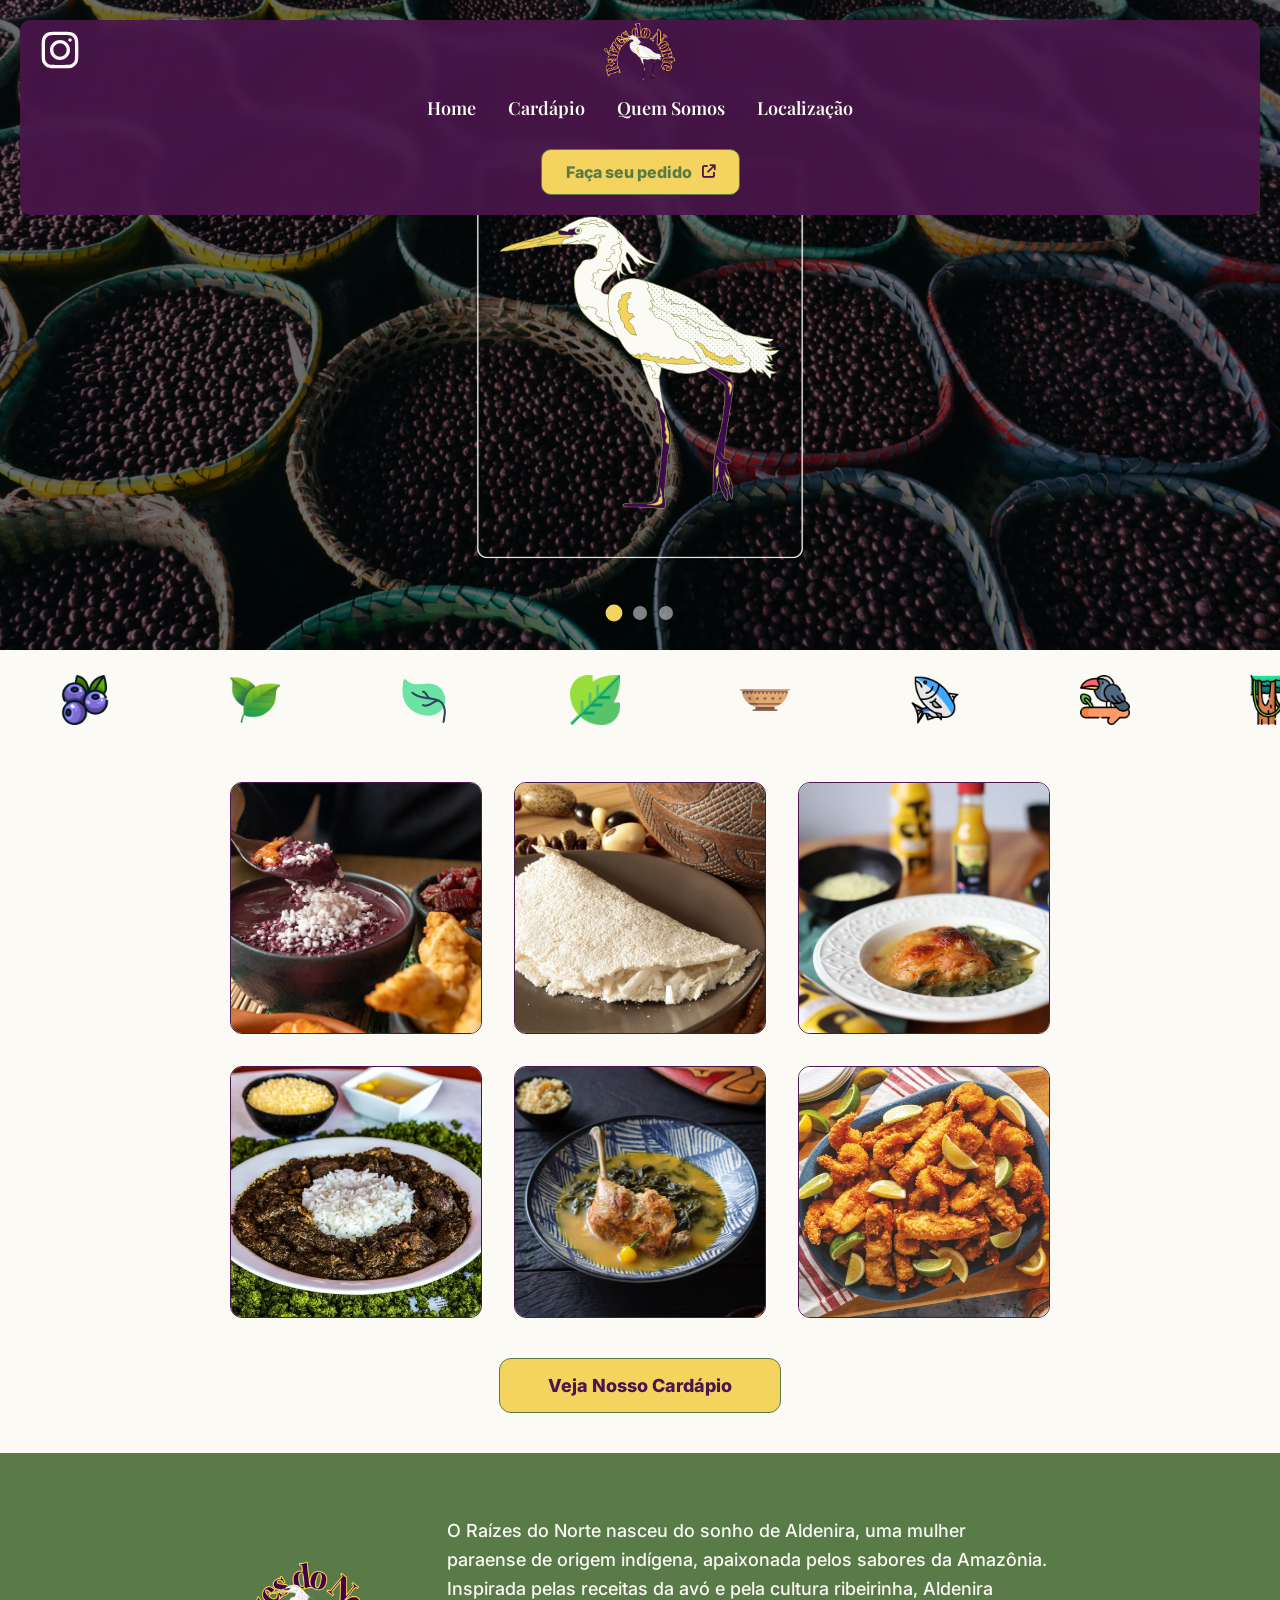
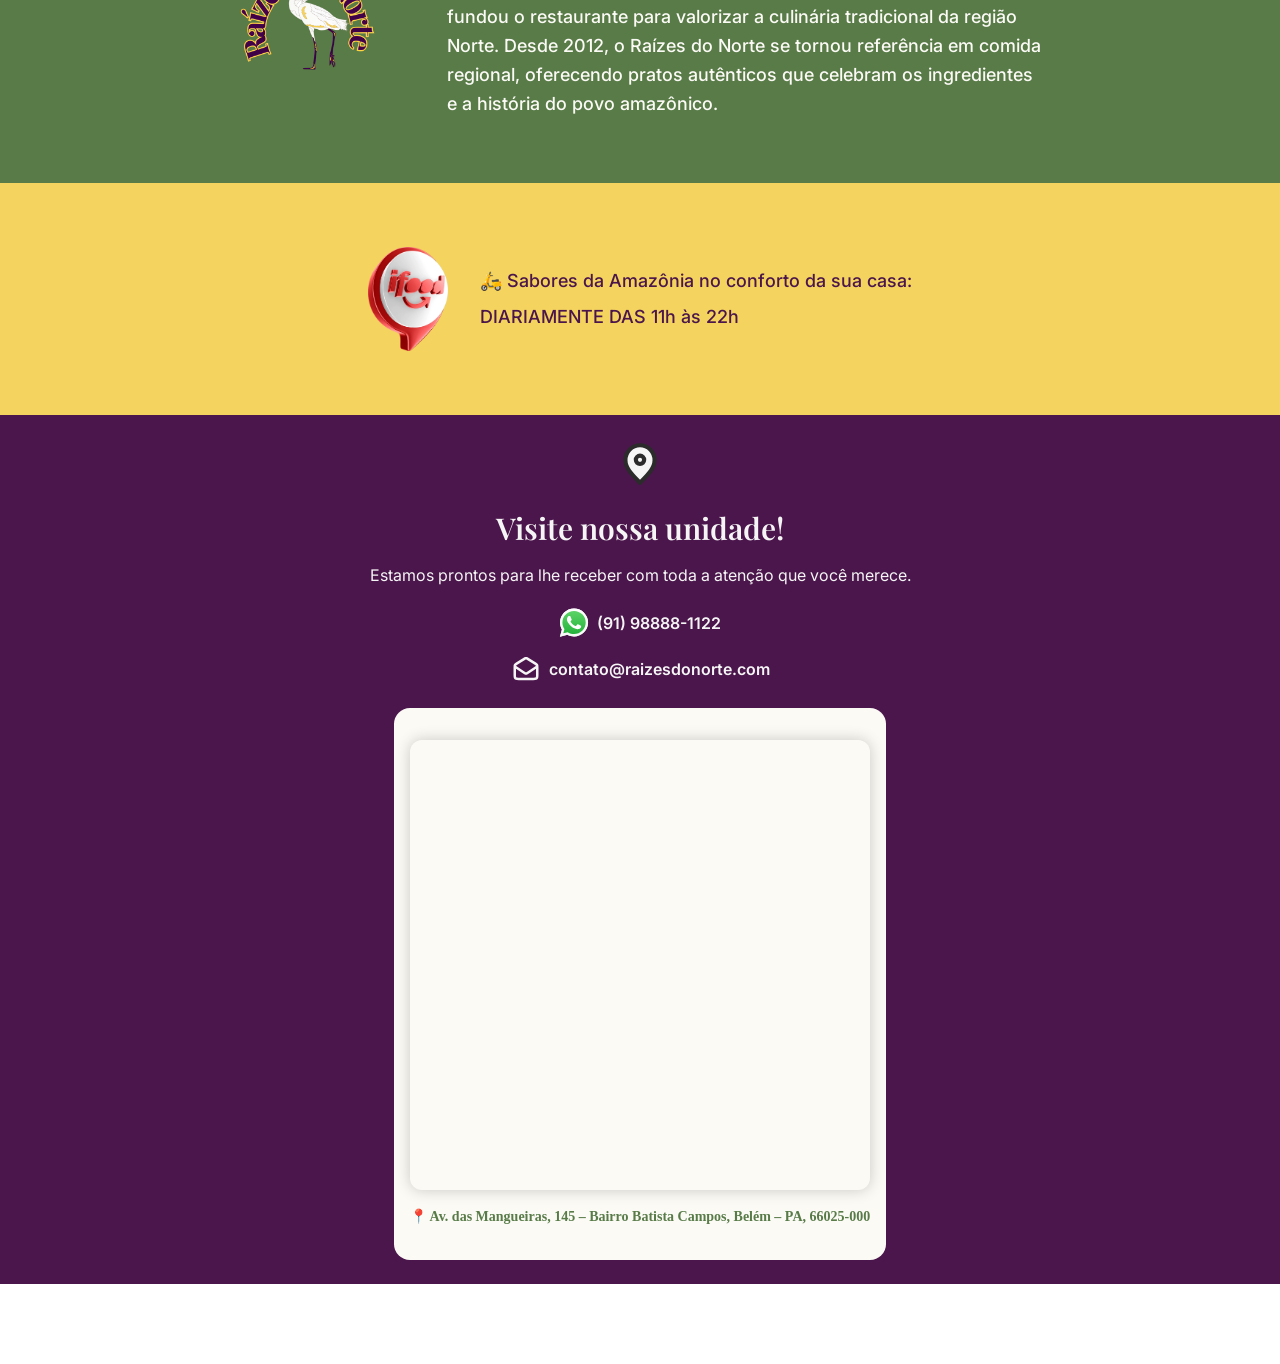
<file: index.html>
<!DOCTYPE html>
<html lang="en">
  <head>
    <meta charset="UTF-8" />
    <meta name="viewport" content="width=device-width, initial-scale=1.0" />
    <title>Raízes do Norte</title>

    <link rel="stylesheet" href="./src/style.css" />
    <link rel="stylesheet" href="./src/reset.css" />
    <link rel="preconnect" href="https://fonts.googleapis.com" />
    <link rel="preconnect" href="https://fonts.gstatic.com" crossorigin />
    <link
      href="https://fonts.googleapis.com/css2?family=Inter:ital,opsz,wght@0,14..32,100..900;1,14..32,100..900&family=Playfair+Display:ital,wght@0,400..900;1,400..900&display=swap"
      rel="stylesheet"
    />

    <link
      rel="stylesheet"
      href="https://cdnjs.cloudflare.com/ajax/libs/font-awesome/6.7.2/css/all.min.css"
      integrity="sha512-Evv84Mr4kqVGRNSgIGL/F/aIDqQb7xQ2vcrdIwxfjThSH8CSR7PBEakCr51Ck+w+/U6swU2Im1vVX0SVk9ABhg=="
      crossorigin="anonymous"
      referrerpolicy="no-referrer"
    />
  </head>
  <body>
    <header>
      <div class="nav">
        <nav class="navgeral">
          <div class="navbloco">
            <div>
              <a href="">
                <svg
                  width="40px"
                  height="40px"
                  viewBox="0 0 24 24"
                  fill="#FBFAF5"
                  xmlns="http://www.w3.org/2000/svg"
                >
                  <path
                    fill-rule="evenodd"
                    clip-rule="evenodd"
                    d="M12 18C15.3137 18 18 15.3137 18 12C18 8.68629 15.3137 6 12 6C8.68629 6 6 8.68629 6 12C6 15.3137 8.68629 18 12 18ZM12 16C14.2091 16 16 14.2091 16 12C16 9.79086 14.2091 8 12 8C9.79086 8 8 9.79086 8 12C8 14.2091 9.79086 16 12 16Z"
                    fill="#FBFAF5"
                  />
                  <path
                    d="M18 5C17.4477 5 17 5.44772 17 6C17 6.55228 17.4477 7 18 7C18.5523 7 19 6.55228 19 6C19 5.44772 18.5523 5 18 5Z"
                    fill="#FBFAF5"
                  />
                  <path
                    fill-rule="evenodd"
                    clip-rule="evenodd"
                    d="M1.65396 4.27606C1 5.55953 1 7.23969 1 10.6V13.4C1 16.7603 1 18.4405 1.65396 19.7239C2.2292 20.8529 3.14708 21.7708 4.27606 22.346C5.55953 23 7.23969 23 10.6 23H13.4C16.7603 23 18.4405 23 19.7239 22.346C20.8529 21.7708 21.7708 20.8529 22.346 19.7239C23 18.4405 23 16.7603 23 13.4V10.6C23 7.23969 23 5.55953 22.346 4.27606C21.7708 3.14708 20.8529 2.2292 19.7239 1.65396C18.4405 1 16.7603 1 13.4 1H10.6C7.23969 1 5.55953 1 4.27606 1.65396C3.14708 2.2292 2.2292 3.14708 1.65396 4.27606ZM13.4 3H10.6C8.88684 3 7.72225 3.00156 6.82208 3.0751C5.94524 3.14674 5.49684 3.27659 5.18404 3.43597C4.43139 3.81947 3.81947 4.43139 3.43597 5.18404C3.27659 5.49684 3.14674 5.94524 3.0751 6.82208C3.00156 7.72225 3 8.88684 3 10.6V13.4C3 15.1132 3.00156 16.2777 3.0751 17.1779C3.14674 18.0548 3.27659 18.5032 3.43597 18.816C3.81947 19.5686 4.43139 20.1805 5.18404 20.564C5.49684 20.7234 5.94524 20.8533 6.82208 20.9249C7.72225 20.9984 8.88684 21 10.6 21H13.4C15.1132 21 16.2777 20.9984 17.1779 20.9249C18.0548 20.8533 18.5032 20.7234 18.816 20.564C19.5686 20.1805 20.1805 19.5686 20.564 18.816C20.7234 18.5032 20.8533 18.0548 20.9249 17.1779C20.9984 16.2777 21 15.1132 21 13.4V10.6C21 8.88684 20.9984 7.72225 20.9249 6.82208C20.8533 5.94524 20.7234 5.49684 20.564 5.18404C20.1805 4.43139 19.5686 3.81947 18.816 3.43597C18.5032 3.27659 18.0548 3.14674 17.1779 3.0751C16.2777 3.00156 15.1132 3 13.4 3Z"
                    fill="#FBFAF5"
                  />
                </svg>
              </a>
            </div>

            <img
              src="./src/media/img/raízes do norte (1)-sembg.png"
              alt=""
              class="logo-nav"
            />

            <div class="toggle-button">
              <i class="fa-solid fa-bars-staggered fa-2x"></i>
            </div>
          </div>

          <div class="dropdown-menu">
            <div class="menu-itens">
              <ul class="">
                <li class="">
                  <a href="">Home</a>
                </li>
                <li class="">
                  <a href="#cardapio">Cardápio</a>
                </li>
                <li class="">
                  <a href="#quem-somos">Quem Somos</a>
                </li>
                <li class="">
                  <a href="#local">Localização</a>
                </li>
              </ul>
            </div>

            <div class="btn-menuburger">
              <button id="" class="">
                <a href="">Faça seu pedido</a
                ><i class="fa-solid fa-arrow-up-right-from-square"></i>
              </button>
            </div>
          </div>
        </nav>
      </div>

      <div class="slider-header">
        <div class="slides">
          <!-- Mobile (mostra por padrão) -->
          <img
            src="./src/media/img/prato (1).png"
            class="img-slider mobile-only"
            alt="Prato 1"
          />
          <img
            src="./src/media/img/prato (2).png"
            class="img-slider mobile-only"
            alt="Prato 2"
          />
          <img
            src="./src/media/img/prato (3).png"
            class="img-slider mobile-only"
            alt="Prato 3"
          />

          <!-- Desktop (oculta por padrão) -->
          <img
            src="./src/media/img/prato(desktop) (1).png"
            class="img-slider desktop-only"
            alt="Prato 1 Desktop"
          />
          <img
            src="./src/media/img/prato(desktop) (2).png"
            class="img-slider desktop-only"
            alt="Prato 2 Desktop"
          />
          <img
            src="./src/media/img/prato(desktop) (3).png"
            class="img-slider desktop-only"
            alt="Prato 3 Desktop"
          />
        </div>

        <div class="dots">
          <span class="dot" data-index="0"></span>
          <span class="dot" data-index="1"></span>
          <span class="dot" data-index="2"></span>
        </div>
      </div>

      <div class="scroll">
        <div class="m-scroll">
          <img src="./src/media/img/blueberry.png" alt="" />
          <img src="./src/media/img/folha.png" alt="" />
          <img src="./src/media/img/icons8-folha-96.png" alt="" />
          <img src="./src/media/img/leaf_2607628.png" alt="" />
          <img src="./src/media/img/tigela.png" alt="" />
          <img src="./src/media/img/fish_2271030.png" alt="" />
          <img src="./src/media/img/toucan_9393141.png" alt="" />
          <img src="./src/media/img/rainforest_3722743.png" alt="" />
        </div>
      </div>
    </header>

    <main>
      <section id="cardapio" class="cardapio-main">
        <div class="galeria-cardapio">
          <div class="pratocardapio">
            <img src="./src/media/img/acai com charque.jpg" alt="" />
            <div class="overlay">
              <span>Açaí com Proteína</span>
            </div>
          </div>
          <div class="pratocardapio">
            <img src="./src/media/img/Beiju-de-tapioca.jpg" alt="" />
            <div class="overlay">
              <span>Variedade de Tapiocas</span>
            </div>
          </div>
          <div class="pratocardapio">
            <img src="./src/media/img/frango no tucupi.png" alt="" />
            <div class="overlay">
              <span>Frango no Tucupi</span>
            </div>
          </div>
          <div class="pratocardapio">
            <img src="./src/media/img/manicoba.png" alt="" />
            <div class="overlay">
              <span>Maniçoba</span>
            </div>
          </div>
          <div class="pratocardapio">
            <img src="./src/media/img/pato no tucupi.jpg" alt="" />
            <div class="overlay">
              <span>Pato no Tucupi</span>
            </div>
          </div>
          <div class="pratocardapio">
            <img src="./src/media/img/peixe frito.jpg" alt="" />
            <div class="overlay">
              <span>Peixe Frito da Sua Escolha</span>
            </div>
          </div>
        </div>

        <div class="btn-cardapio-main">
          <a href=""><button>Veja Nosso Cardápio</button></a>
        </div>
      </section>

      <section id="quem-somos" class="quem-somos">
        <div class="quem-somos-content">
          <div class="quem-somos-logo">
            <img src="./src/media/img/raízes do norte (1)-sembg.png" alt="" />
          </div>

          <div class="quem-somos-texto">
            <h3>
              O Raízes do Norte nasceu do sonho de Aldenira, uma mulher paraense
              de origem indígena, apaixonada pelos sabores da Amazônia.
              Inspirada pelas receitas da avó e pela cultura ribeirinha,
              Aldenira fundou o restaurante para valorizar a culinária
              tradicional da região Norte. Desde 2012, o Raízes do Norte se
              tornou referência em comida regional, oferecendo pratos autênticos
              que celebram os ingredientes e a história do povo amazônico.
            </h3>
          </div>
        </div>
      </section>

      <section id="ifood" class="ifood">
        <div class="ifood-content">
          <img src="./src/media/img/ifood-logo-3d.png" alt="" />

          <p>
            🛵 Sabores da Amazônia no conforto da sua casa: <br />
            <br />
            DIARIAMENTE DAS 11h às 22h
          </p>
        </div>
      </section>

      <section id="local" class="section-local">
        <svg
          width="50px"
          height="50px"
          viewBox="0 0 24 24"
          fill="#f5f5f5"
          xmlns="http://www.w3.org/2000/svg"
        >
          <path
            d="M12 21C15.5 17.4 19 14.1764 19 10.2C19 6.22355 15.866 3 12 3C8.13401 3 5 6.22355 5 10.2C5 14.1764 8.5 17.4 12 21Z"
            stroke="#2B2B2B"
            stroke-width="2"
            stroke-linecap="round"
            stroke-linejoin="round"
          />
          <path
            d="M12 12C13.1046 12 14 11.1046 14 10C14 8.89543 13.1046 8 12 8C10.8954 8 10 8.89543 10 10C10 11.1046 10.8954 12 12 12Z"
            stroke="#2B2B2B"
            stroke-width="2"
            stroke-linecap="round"
            stroke-linejoin="round"
          />
        </svg>

        <h1 class="local-title">Visite nossa unidade!</h1>

        <p class="local-description">
          Estamos prontos para lhe receber com toda a atenção que você merece.
        </p>

        <div id="contatos-local" class="contatos-local">
          <div class="contato-item">
            <svg
              width="30"
              height="31"
              viewBox="0 0 22 21"
              fill="none"
              xmlns="http://www.w3.org/2000/svg"
            >
              <path
                d="M0.688049 20.8905L2.14571 15.5973C1.24452 14.0436 0.771766 12.2841 0.776691 10.4854C0.776691 4.84914 5.38603 0.266602 11.0443 0.266602C13.7922 0.266602 16.3726 1.33014 18.308 3.26118C20.2482 5.19222 21.3168 7.7604 21.3119 10.4903C21.3119 16.1266 16.7026 20.7091 11.0394 20.7091H11.0345C9.3158 20.7091 7.62669 20.2778 6.12471 19.4643L0.688049 20.8905ZM6.38571 17.6165L6.69596 17.8028C8.00588 18.5772 9.50785 18.984 11.0394 18.9889H11.0443C15.7472 18.9889 19.5785 15.1807 19.5785 10.4952C19.5785 8.22601 18.6921 6.09402 17.0818 4.48646C15.4714 2.87889 13.3244 1.99669 11.0443 1.99669C6.34139 1.99179 2.51012 5.79996 2.51012 10.4854C2.51012 12.0881 2.95825 13.6515 3.81512 15.0042L4.01702 15.3277L3.15523 18.4595L6.38571 17.6165Z"
                fill="white"
              />
              <path
                d="M1.04755 20.5326L2.45596 15.4207C1.58432 13.9259 1.12634 12.2252 1.12634 10.4902C1.13126 5.04997 5.5781 0.624268 11.0443 0.624268C13.6986 0.624268 16.1855 1.6535 18.0568 3.51592C19.9281 5.37835 20.9574 7.85831 20.9574 10.4951C20.9574 15.9353 16.5056 20.361 11.0443 20.361H11.0394C9.37982 20.361 7.74981 19.9445 6.302 19.1603L1.04755 20.5326Z"
                fill="url(#paint0_linear_33_25)"
              />
              <path
                d="M0.688049 20.8905L2.14571 15.5973C1.24452 14.0436 0.771766 12.2841 0.776691 10.4854C0.776691 4.84914 5.38603 0.266602 11.0443 0.266602C13.7922 0.266602 16.3726 1.33014 18.308 3.26118C20.2482 5.19222 21.3168 7.7604 21.3119 10.4903C21.3119 16.1266 16.7026 20.7091 11.0394 20.7091H11.0345C9.3158 20.7091 7.62669 20.2778 6.12471 19.4643L0.688049 20.8905ZM6.38571 17.6165L6.69596 17.8028C8.00588 18.5772 9.50785 18.984 11.0394 18.9889H11.0443C15.7472 18.9889 19.5785 15.1807 19.5785 10.4952C19.5785 8.22601 18.6921 6.09402 17.0818 4.48646C15.4714 2.87889 13.3244 1.99669 11.0443 1.99669C6.34139 1.99179 2.51012 5.79996 2.51012 10.4854C2.51012 12.0881 2.95825 13.6515 3.81512 15.0042L4.01702 15.3277L3.15523 18.4595L6.38571 17.6165Z"
                fill="url(#paint1_linear_33_25)"
              />
              <path
                fill-rule="evenodd"
                clip-rule="evenodd"
                d="M8.47855 6.21163C8.28649 5.78523 8.08459 5.77543 7.90238 5.77053C7.75465 5.76563 7.58229 5.76562 7.40993 5.76562C7.23757 5.76562 6.9618 5.82934 6.72542 6.0842C6.48905 6.33906 5.82916 6.9566 5.82916 8.21618C5.82916 9.47087 6.75005 10.6863 6.87808 10.8579C7.00612 11.0294 8.65583 13.6907 11.2609 14.7151C13.4277 15.5679 13.8709 15.3963 14.3387 15.3522C14.8066 15.3081 15.8555 14.7347 16.0722 14.1367C16.2839 13.5388 16.2839 13.0291 16.2199 12.9213C16.1559 12.8134 15.9835 12.7497 15.7274 12.6223C15.4714 12.4949 14.2107 11.8773 13.9743 11.7891C13.7379 11.7058 13.5656 11.6617 13.3981 11.9165C13.2258 12.1714 12.7333 12.7448 12.5856 12.9163C12.4379 13.0879 12.2852 13.1075 12.0291 12.9801C11.7731 12.8526 10.9457 12.5831 9.96575 11.7107C9.20245 11.0343 8.68538 10.1962 8.53764 9.94137C8.38991 9.68651 8.52287 9.54928 8.65091 9.42186C8.76417 9.30913 8.90698 9.12289 9.03502 8.97585C9.16306 8.82882 9.20738 8.721 9.2911 8.54946C9.37481 8.37792 9.33542 8.23088 9.2714 8.10346C9.20738 7.98093 8.70508 6.71644 8.47855 6.21163Z"
                fill="white"
              />
              <defs>
                <linearGradient
                  id="paint0_linear_33_25"
                  x1="11.0019"
                  y1="20.5316"
                  x2="11.0019"
                  y2="0.623571"
                  gradientUnits="userSpaceOnUse"
                >
                  <stop stop-color="#20B038" />
                  <stop offset="1" stop-color="#60D66A" />
                </linearGradient>
                <linearGradient
                  id="paint1_linear_33_25"
                  x1="11.002"
                  y1="20.8885"
                  x2="11.002"
                  y2="0.266602"
                  gradientUnits="userSpaceOnUse"
                >
                  <stop stop-color="#F9F9F9" />
                  <stop offset="1" stop-color="white" />
                </linearGradient>
              </defs>
            </svg>
            <p class="contato-text">(91) 98888-1122</p>
          </div>

          <div class="contato-item">
            <svg
              width="30px"
              height="30px"
              viewBox="0 0 24 24"
              fill="none"
              xmlns="http://www.w3.org/2000/svg"
            >
              <path
                d="M3.02832 10L10.2246 14.8166C10.8661 15.2443 11.1869 15.4581 11.5336 15.5412C11.8399 15.6146 12.1593 15.6146 12.4657 15.5412C12.8124 15.4581 13.1332 15.2443 13.7747 14.8166L20.971 10M10.2981 4.06879L4.49814 7.71127C3.95121 8.05474 3.67775 8.22648 3.4794 8.45864C3.30385 8.66412 3.17176 8.90305 3.09111 9.161C3 9.45244 3 9.77535 3 10.4212V16.8C3 17.9201 3 18.4802 3.21799 18.908C3.40973 19.2843 3.71569 19.5903 4.09202 19.782C4.51984 20 5.07989 20 6.2 20H17.8C18.9201 20 19.4802 20 19.908 19.782C20.2843 19.5903 20.5903 19.2843 20.782 18.908C21 18.4802 21 17.9201 21 16.8V10.4212C21 9.77535 21 9.45244 20.9089 9.161C20.8282 8.90305 20.6962 8.66412 20.5206 8.45864C20.3223 8.22648 20.0488 8.05474 19.5019 7.71127L13.7019 4.06879C13.0846 3.68116 12.776 3.48735 12.4449 3.4118C12.152 3.34499 11.848 3.34499 11.5551 3.4118C11.224 3.48735 10.9154 3.68116 10.2981 4.06879Z"
                stroke="#f5f5f5"
                stroke-width="2"
                stroke-linecap="round"
                stroke-linejoin="round"
              />
            </svg>
            <p class="contato-text">contato@raizesdonorte.com</p>
          </div>
        </div>

        <div class="map-container">
          <iframe
            src="https://www.google.com/maps/embed?pb=!1m18!1m12!1m3!1d3988.5371020236803!2d-48.4921669241507!3d-1.4520589985342711!2m3!1f0!2f0!3f0!3m2!1i1024!2i768!4f13.1!3m3!1m2!1s0x92a48e901b68d51f%3A0x94e171da17f57fdf!2sAv.%20Gov.%20Jos%C3%A9%20Malcher%2C%20430%20-%20Nazar%C3%A9%2C%20Bel%C3%A9m%20-%20PA%2C%2066035-065!5e0!3m2!1spt-BR!2sbr!4v1746049442212!5m2!1spt-BR!2sbr"
            width="100%"
            height="450"
            style="border: 0"
            allowfullscreen=""
            loading="lazy"
            referrerpolicy="no-referrer-when-downgrade"
            class="map-frame"
          ></iframe>

          <p class="map-address">
            📍 Av. das Mangueiras, 145 – Bairro Batista Campos, Belém – PA,
            66025-000
          </p>
        </div>
      </section>
    </main>

    <footer></footer>

    <script src="./src/script.js"></script>
  </body>
</html>
</file>
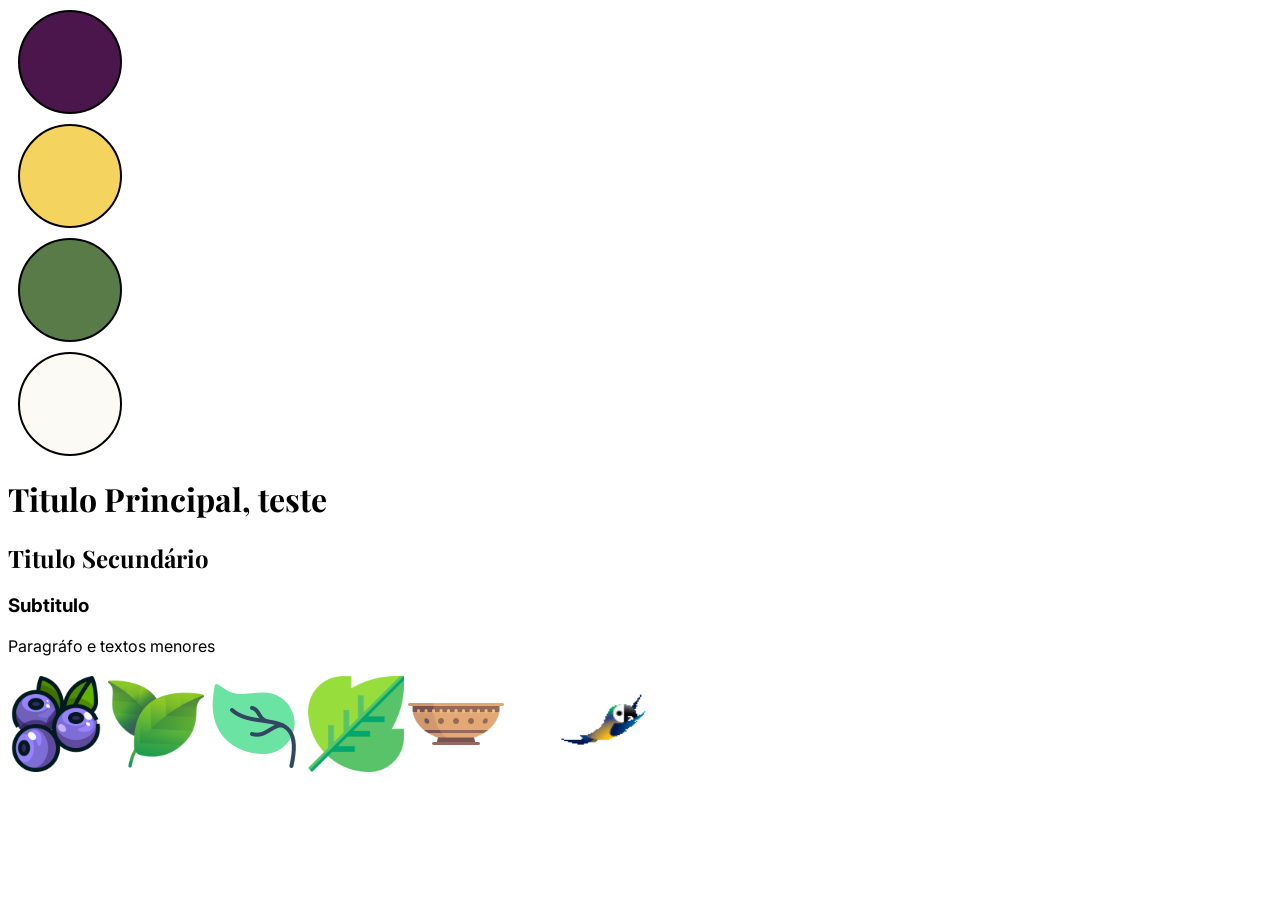
<file: estudodapagina.html>
<!DOCTYPE html>
<html lang="en">
  <head>
    <meta charset="UTF-8" />
    <meta name="viewport" content="width=device-width, initial-scale=1.0" />
    <title>Estudo da página</title>

    <link rel="preconnect" href="https://fonts.googleapis.com" />
    <link rel="preconnect" href="https://fonts.gstatic.com" crossorigin />
    <link
      href="https://fonts.googleapis.com/css2?family=Inter:ital,opsz,wght@0,14..32,100..900;1,14..32,100..900&family=Playfair+Display:ital,wght@0,400..900;1,400..900&display=swap"
      rel="stylesheet"
    />

    <style>
      .bloco {
        height: 100px;
        width: 100px;
        border: 2px solid black;
        margin: 10px;
        border-radius: 50%;
      }

      .bloco1 {
        background-color: #4b164c;
      }

      .bloco2 {
        background-color: #f4d35e;
      }

      .bloco3 {
        background-color: #587b48;
      }

      .bloco4 {
        background-color: #fbfaf5;
      }

      h1,
      h2 {
        font-family: "Playfair Display", serif;
      }

      h3,
      p,
      span {
        font-family: "Inter", sans-serif;
      }

      img {
        width: 96px;
        height: 96px;
      }

      .img-gif {
        width: 200px;
        height: 100px;
      }
    </style>
  </head>
  <body>
    <div class="bloco bloco1"></div>
    <div class="bloco bloco2"></div>
    <div class="bloco bloco3"></div>
    <div class="bloco bloco4"></div>

    <h1>Titulo Principal, teste</h1>

    <h2>Titulo Secundário</h2>

    <h3>Subtitulo</h3>

    <p>Paragráfo e textos menores</p>

    <img src="./src/media/img/blueberry.png" alt="" />
    <img src="./src/media/img/folha.png" alt="" />
    <img src="./src/media/img/icons8-folha-96.png" alt="" />
    <img src="./src/media/img/leaf_2607628.png" alt="" />
    <img src="./src/media/img/tigela.png" alt="" />
    <img
      src="./src/media/img/Animation - 1745901726666.gif"
      alt=""
      class="img-gif"
    />
  </body>
</html>
</file>
<file: src/style.css>
body {
  padding-top: 100px; /* Compensa a navbar fixa */
}

header {
  width: 100%;
}

main {
  background-color: #fbfaf5;
}

h1 {
  font-family: "Playfair Display", serif;
}

h2 {
  font-family: "Playfair Display", serif;
}

h3 {
  font-family: "Inter", sans-serif;
}

p {
  font-family: "Inter", sans-serif;
}

button {
  font-family: "Inter", sans-serif;
}

span {
  font-family: "Inter", sans-serif;
}

.logo-nav {
  width: 80px;
  height: 80px;
}

.nav {
  position: fixed;
  top: 0;
  left: 0;
  width: 100%;
  z-index: 1000;
}

.navgeral {
  background-color: rgba(75, 22, 76, 0.9);
  border-radius: 10px;
  margin: 20px;
  padding: 10px 20px;
  backdrop-filter: blur(4px);
}

.navbloco {
  display: flex;
  align-items: center;
  justify-content: space-around;
  color: #fbfaf5;
}

.slider-header {
  position: relative;
  width: 100%;
  height: 100vh; /* Ocupa toda a altura da tela */
  max-height: 1080px; /* Limite máximo igual à altura da sua imagem */
  overflow: hidden;
  margin-top: -80px; /* Compensa a navbar fixa */
  padding-top: 80px; /* Espaço para a navbar */
}

@media (min-width: 1024px) {
  .slider-header {
    height: 100vh; /* Altura menor para mobile */
    max-height: none;
  }
}

.slides {
  position: relative;
  width: 100%;
  height: 100%;
}

/* Regras base para todas as imagens */
.img-slider {
  position: absolute;
  width: 100%;
  height: 100%;
  object-fit: cover;
  object-position: center 30%; /* Foco no centro superior */
}

.slides {
  transform-style: preserve-3d;
}

.img-slider {
  opacity: 0;
  transition: opacity 0.5s ease;
}

.img-slider.active {
  opacity: 1;
}

.slider-header:hover .img-slider {
  transform: scale(1.03);
}

/* Controle de visibilidade */
.img-slider.mobile-only {
  object-fit: cover;
  width: 100%;
  height: 100%;
}

.img-slider.desktop-only {
  object-fit: contain; /* Mostra a imagem completa */
  object-position: center top; /* Alinha no topo */
  width: 100%;
  height: auto;
  min-height: 100%;
}

@media (min-width: 1024px) {
  .img-slider.mobile-only {
    display: none;
  }

  .img-slider.desktop-only {
    display: block;
  }

  .img-slider.desktop-only {
    object-fit: cover; /* Volta ao crop em mobile */
  }
}

/* Dots de navegação */
.dots {
  position: absolute;
  bottom: 30px;
  left: 50%;
  transform: translateX(-50%);
  display: flex;
  gap: 12px;
  z-index: 10;
}

.dot {
  width: 14px;
  height: 14px;
  border-radius: 50%;
  background: rgba(255, 255, 255, 0.5);
  cursor: pointer;
  transition: all 0.3s;
}

.dot.active {
  background: #f4d35e;
  transform: scale(1.2);
}

.dropdown-menu {
  display: none;
  flex-direction: column;
  align-items: center;
  gap: 1rem;
  padding: 10px 0;
  text-align: center;
}

.dropdown-menu.active {
  display: flex;
}

a {
  text-decoration: none;
}

.menu-itens {
  font-family: "Playfair Display", serif;
}

.menu-itens ul {
  display: flex;
  flex-direction: column;
  gap: 20px;
}

.menu-itens ul > li > a {
  color: #fbfaf5;
  font-weight: 600;
  font-size: large;
}

.menu-itens a:hover {
  color: #587b48;
}

.btn-menuburger button {
  padding: 10px 20px;
  margin: 10px 0;
  border-radius: 10px;
  border: 1px solid #587b48;
  background-color: #f4d35e;
  color: #4b164c;
  display: flex;
  flex-direction: row;
  align-items: center;
  gap: 10px;
  cursor: pointer;
}

.btn-menuburger button:hover {
  background-color: #4b164c;
  color: #fbfaf5;
  cursor: pointer;
}

.btn-menuburger button > a {
  color: #587b48;
  font-weight: 800;
  font-size: medium;
  cursor: pointer;
}

.scroll {
  position: relative;
  width: 100%;
  background-color: transparent;
  overflow: hidden;
  z-index: 1;
  padding: 0;
  background-color: #fbfaf5;
}

.scroll img {
  height: 50px;
  min-width: 50px;
  padding: 0 60px;
}

.m-scroll {
  overflow: hidden;
  white-space: nowrap;
  animation: scrollText 30s infinite linear;
  margin: 0;
  font-size: 0;
  display: flex;
  justify-content: space-between;
  align-items: center;
  width: fit-content;
  height: 100px;
}

span {
  display: inline-block;
  width: fit-content;
  margin: 0 20px;
  padding: 0;
  color: white;
}

span.blank {
  width: 500px !important;
}

span.FARAL {
  width: 800px !important;
}

@keyframes scrollText {
  from {
    transform: translateX(0%);
  }
  to {
    transform: translateX(-90%);
  }
}

.cardapio-main {
  display: flex;
  flex-direction: column;
  align-items: center;
  justify-items: center;
}

.galeria-cardapio {
  display: grid;
  grid-template-columns: repeat(2, 1fr);
  align-items: center;
  justify-items: center;
  gap: 20px;
  margin: 0;
  padding: 10px 0;
}

.pratocardapio {
  height: 150px;
  width: 150px;
  border: 1px solid #4b164c;
  border-radius: 10px;
}

.pratocardapio {
  position: relative;
  height: 150px;
  width: 150px;
  border: 1px solid #4b164c;
  border-radius: 10px;
  overflow: hidden;
  display: flex;
  flex-direction: column;
  align-items: center;
  justify-items: center;
  text-align: center;
}

.pratocardapio span {
  font-family: "Playfair Display", serif;
  font-size: large;
}

.pratocardapio img {
  width: 100%;
  height: 100%;
  object-fit: cover;
  transition: 0.3s ease-in-out;
}

.pratocardapio .overlay {
  position: absolute;
  top: 0;
  left: 0;
  height: 100%;
  width: 100%;
  background-color: rgba(0, 0, 0, 0.4);
  color: #fff;
  font-weight: bold;
  font-size: 14px;
  display: flex;
  align-items: center;
  justify-content: center;
  border-radius: 10px;
  opacity: 0;
  transition: 0.3s ease-in-out;
}

.pratocardapio:hover .overlay {
  opacity: 1;
}

.btn-cardapio-main button {
  padding: 16px 40px;
  margin: 16px 0;
  border-radius: 10px;
  border: 1px solid #587b48;
  background-color: #f4d35e;
  color: #4b164c;
  display: flex;
  flex-direction: row;
  align-items: center;
  gap: 10px;
  font-weight: 800;
  font-family: "Inter", sans-serif;
  font-size: medium;
  cursor: pointer;
}

.btn-cardapio-main button:hover {
  background-color: #4b164c;
  color: #fbfaf5;
  transition: all 0.3s ease-in-out;
  transition-delay: 0.05s;
}

.quem-somos {
  display: flex;
  flex-direction: column;
  align-items: center;
  justify-items: center;
  padding: 40px 0;
  background-color: #587b48;
  /* border-radius: 0 0 20px 20px; */
}

.quem-somos-content {
  display: flex;
  flex-direction: column;
  align-items: center;
  justify-items: center;
  gap: 20px;
  padding: 0 40px;
}

.quem-somos-logo img {
  width: 100px;
  height: 100px;
}

.quem-somos-texto h3 {
  color: #fbfaf5;
  font-size: large;
  font-weight: 500;
  font-family: "Inter", sans-serif;
  width: fit-content;
  word-break: break-all;
}

.ifood {
  background-color: #f4d35e;
}

.ifood-content {
  display: flex;
  flex-direction: column;
  align-items: center;
  justify-items: center;
  gap: 20px;
  padding: 40px 40px;
}

.ifood-content img {
  width: 56px;
  height: 76px;
}

.ifood-content p {
  color: #fbfaf5;
  font-size: medium;
  font-weight: 500;
  font-family: "Inter", sans-serif;
  width: fit-content;
  text-align: center;
  color: #4b164c;
}

.section-local {
  background-color: #4b164c;
  padding: 1.5rem;
  display: flex;
  flex-direction: column;
  align-items: center;
  justify-items: center;
  gap: 1.5rem;
}

.local-title {
  font-size: 1.875rem;
  font-weight: 600;
  color: #f5f5f5;
  text-align: center;
  font-family: "Playfair Display", serif;
}

.local-description {
  color: #f5f5f5;
  text-align: center;
  font-family: "Inter", sans-serif;
}

.contatos-local {
  display: flex;
  flex-direction: column;
  gap: 1rem;
  align-items: center;
  justify-content: center;
}

.contato-item {
  display: flex;
  flex-direction: row;
  align-items: center;
  gap: 0.5rem;
}

.contato-text {
  color: #f5f5f5;
  font-weight: 600;
  font-family: "Inter", sans-serif;
}

.map-container {
  background-color: #fbfaf5;
  padding: 2rem 1rem;
  border-radius: 1rem;
  max-width: 768px;
  margin: 0 auto;
  display: flex;
  flex-direction: column;
  gap: 1rem;
  align-items: center;
  justify-content: space-between;
}

.map-frame {
  width: 100%;
  height: 450px;
  border-radius: 0.75rem;
  box-shadow: 0 0 15px rgba(0, 0, 0, 0.2);
}

.map-address {
  text-align: center;
  color: #587b48;
  font-weight: 600;
  font-size: 0.875rem;
  line-height: 1.6;
}

/* ===== DESKTOP (1024px+) ===== */
@media (min-width: 1024px) {
  header {
    width: 100%;
  }

  .navbloco {
    display: flex;
    justify-content: space-between;
    align-items: center;
    position: relative; /* Para posicionamento absoluto dos filhos */
  }

  /* Logo absolutamente centralizada */
  .logo-nav {
    position: absolute;
    left: 50%;
    transform: translateX(-50%);
  }

  /* Menu dropdown - transforma em linha */
  .dropdown-menu {
    display: flex !important;
    width: 100%;
    justify-content: center;
  }

  /* Itens do menu em linha */
  .menu-itens ul {
    display: flex !important;
    flex-direction: row !important;
    gap: 2rem;
    margin: 0;
    padding: 16px 0;
  }

  /* Esconde o ícone do menu hamburger */
  .toggle-button {
    display: none;
  }
  /* Botão CTA */
  .btn-menuburger button {
    margin: 0;
    padding: 12px 24px;
    transition: all 0.3s;
  }

  /* Slider */
  .slider-header {
    height: 650px;
  }

  /* Efeitos hover */
  .menu-itens a {
    position: relative;
    padding-bottom: 5px;
  }

  .menu-itens a:hover {
    color: #f4d35e !important;
  }

  .menu-itens a::after {
    content: "";
    position: absolute;
    width: 0;
    height: 2px;
    bottom: 0;
    left: 0;
    background-color: #f4d35e;
    transition: width 0.3s;
  }

  .menu-itens a:hover::after {
    width: 100%;
  }

  .cardapio-main {
    padding-bottom: 1.5rem;
    max-width: 1200px;
    margin: 0 auto;
  }

  .galeria-cardapio {
    grid-template-columns: repeat(3, 1fr); /* 3 colunas */
    gap: 2rem;
    padding-top: 2rem;
    padding-bottom: 1.5rem;
  }

  .pratocardapio {
    height: 250px;
    width: 250px;
    border-radius: 12px;
  }

  .pratocardapio .overlay {
    font-size: 1.125rem;
    background-color: rgba(75, 22, 76, 0.7); /* Roxo semi-transparente */
  }

  .pratocardapio:hover img {
    transform: scale(1.05); /* Zoom sutil ao passar o mouse */
  }

  .btn-cardapio-main button {
    padding: 1rem 3rem;
    font-size: 1.125rem;
    border-radius: 12px;
  }

  .quem-somos {
    padding: 4rem 1.5rem; /* Espaçamento maior */
  }

  .quem-somos-content {
    flex-direction: row; /* Logo e texto em linha */
    align-items: center; /* Alinha verticalmente */
    justify-content: center; /* Centraliza horizontalmente */
    gap: 4rem; /* Espaço maior entre logo e texto */
    max-width: 1200px; /* Limita largura (padrão das outras seções) */
    margin: 0 auto; /* Centraliza na tela */
  }

  .quem-somos-logo img {
    width: 150px; /* Logo maior */
    height: 150px;
  }

  .quem-somos-texto h3 {
    font-size: 1.125rem; /* Texto mais legível */
    max-width: 600px; /* Limita largura do texto */
    word-break: normal; /* Remove quebra forçada de palavras */
    line-height: 1.6; /* Melhora espaçamento entre linhas */
  }

  .ifood {
    padding: 0 1.5rem; /* Adiciona padding lateral para evitar colar nas bordas */
  }

  .ifood-content {
    flex-direction: row; /* Conteúdo em linha (imagem + texto lado a lado) */
    justify-content: center; /* Centraliza horizontalmente */
    align-items: center; /* Centraliza verticalmente */
    gap: 2rem; /* Espaço maior entre imagem e texto */
    padding: 4rem 2rem; /* Espaçamento interno maior */
    max-width: 1200px; /* Limita a largura (igual à seção de localização) */
    margin: 0 auto; /* Centraliza na tela */
  }

  .ifood-content img {
    width: 80px; /* Imagem maior */
    height: auto; /* Mantém proporção */
  }

  .ifood-content p {
    font-size: 1.125rem; /* Texto mais legível */
    text-align: left; /* Alinhamento à esquerda (quando em linha) */
    max-width: 500px; /* Evita linhas muito longas */
  }
}
</file>
